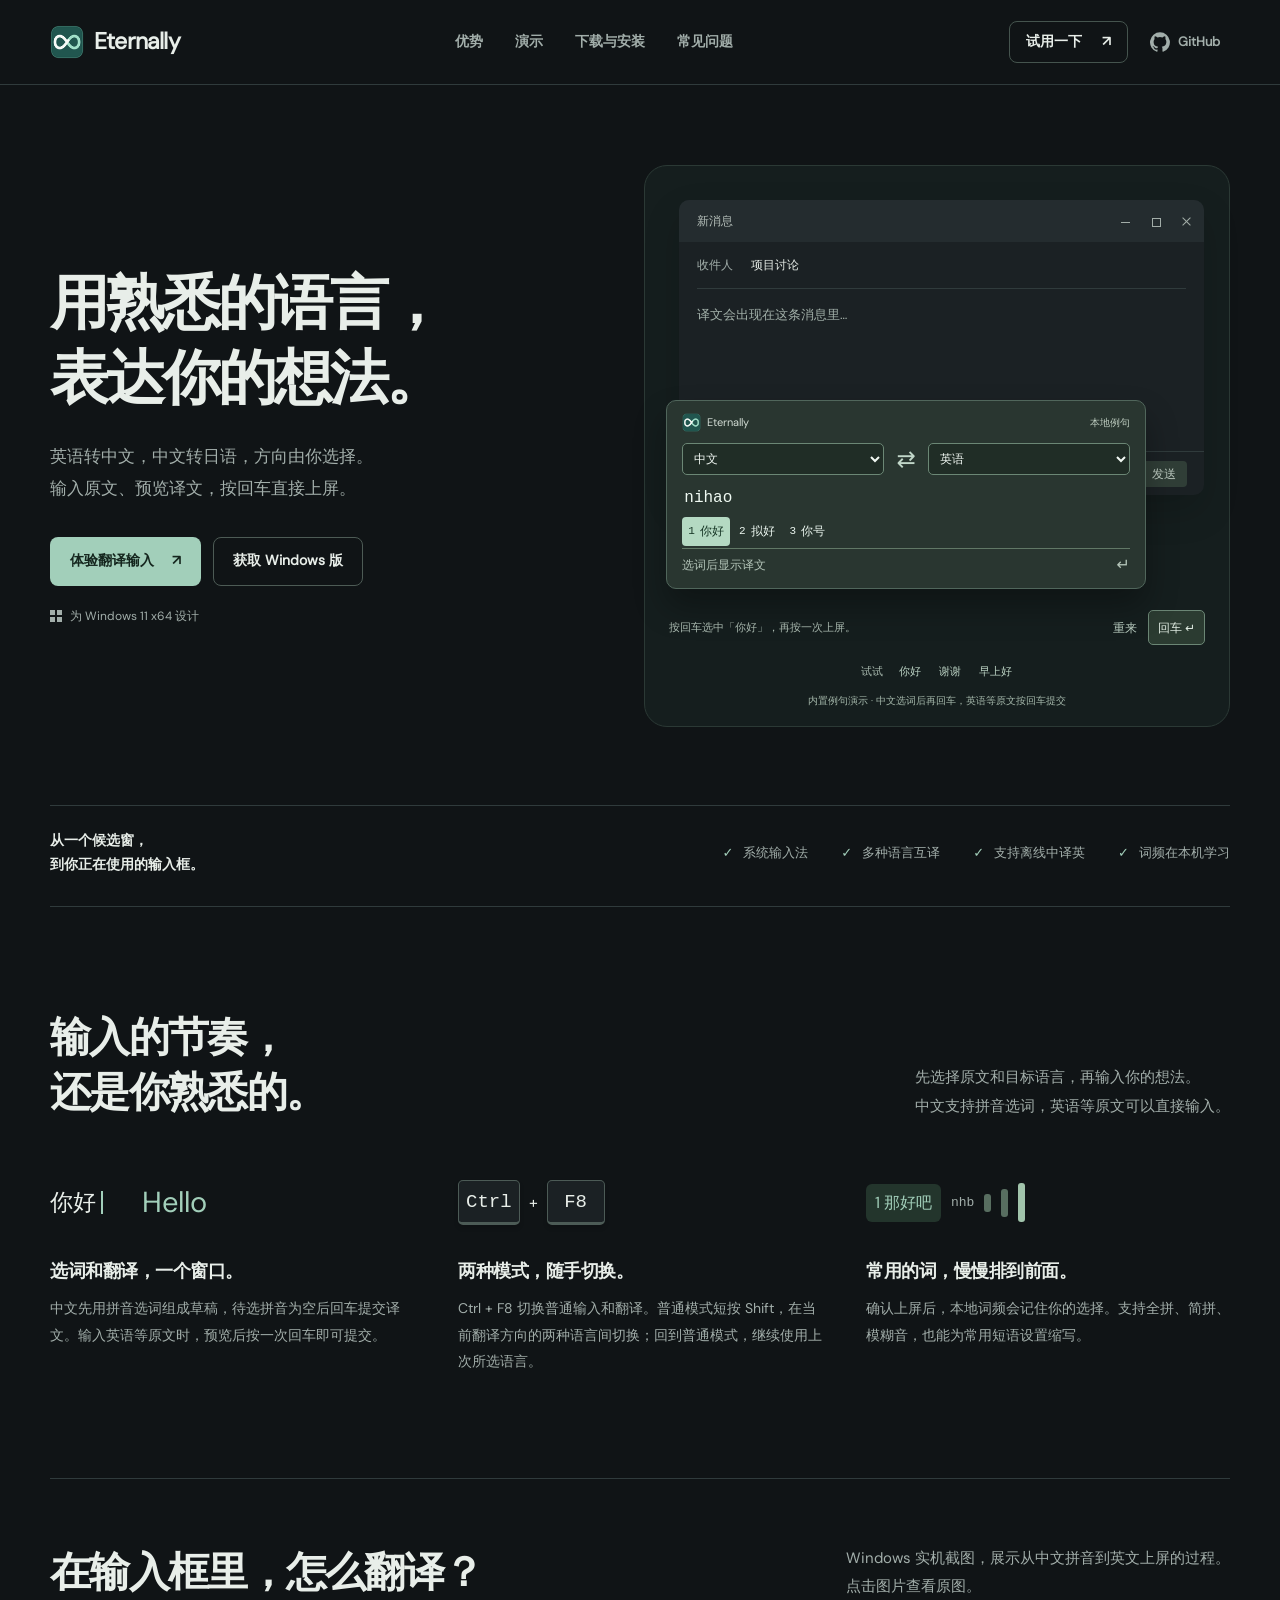
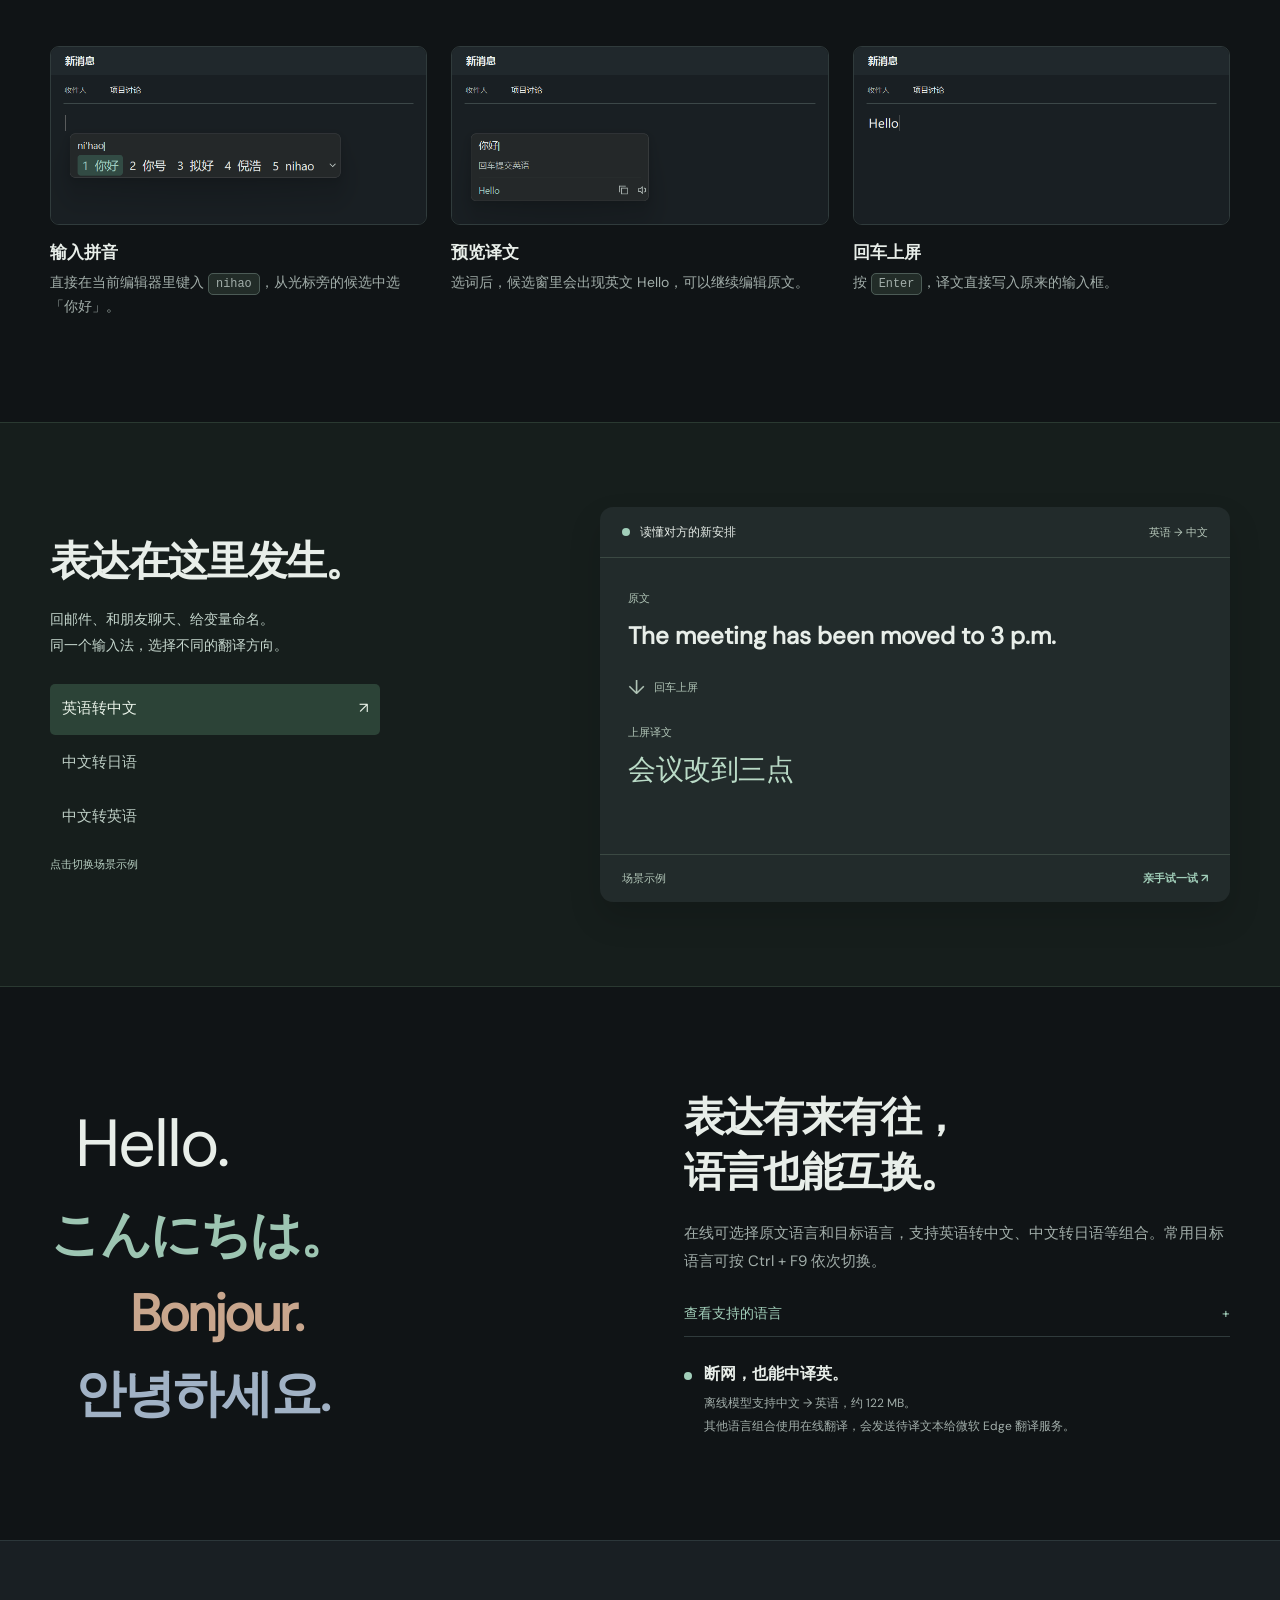
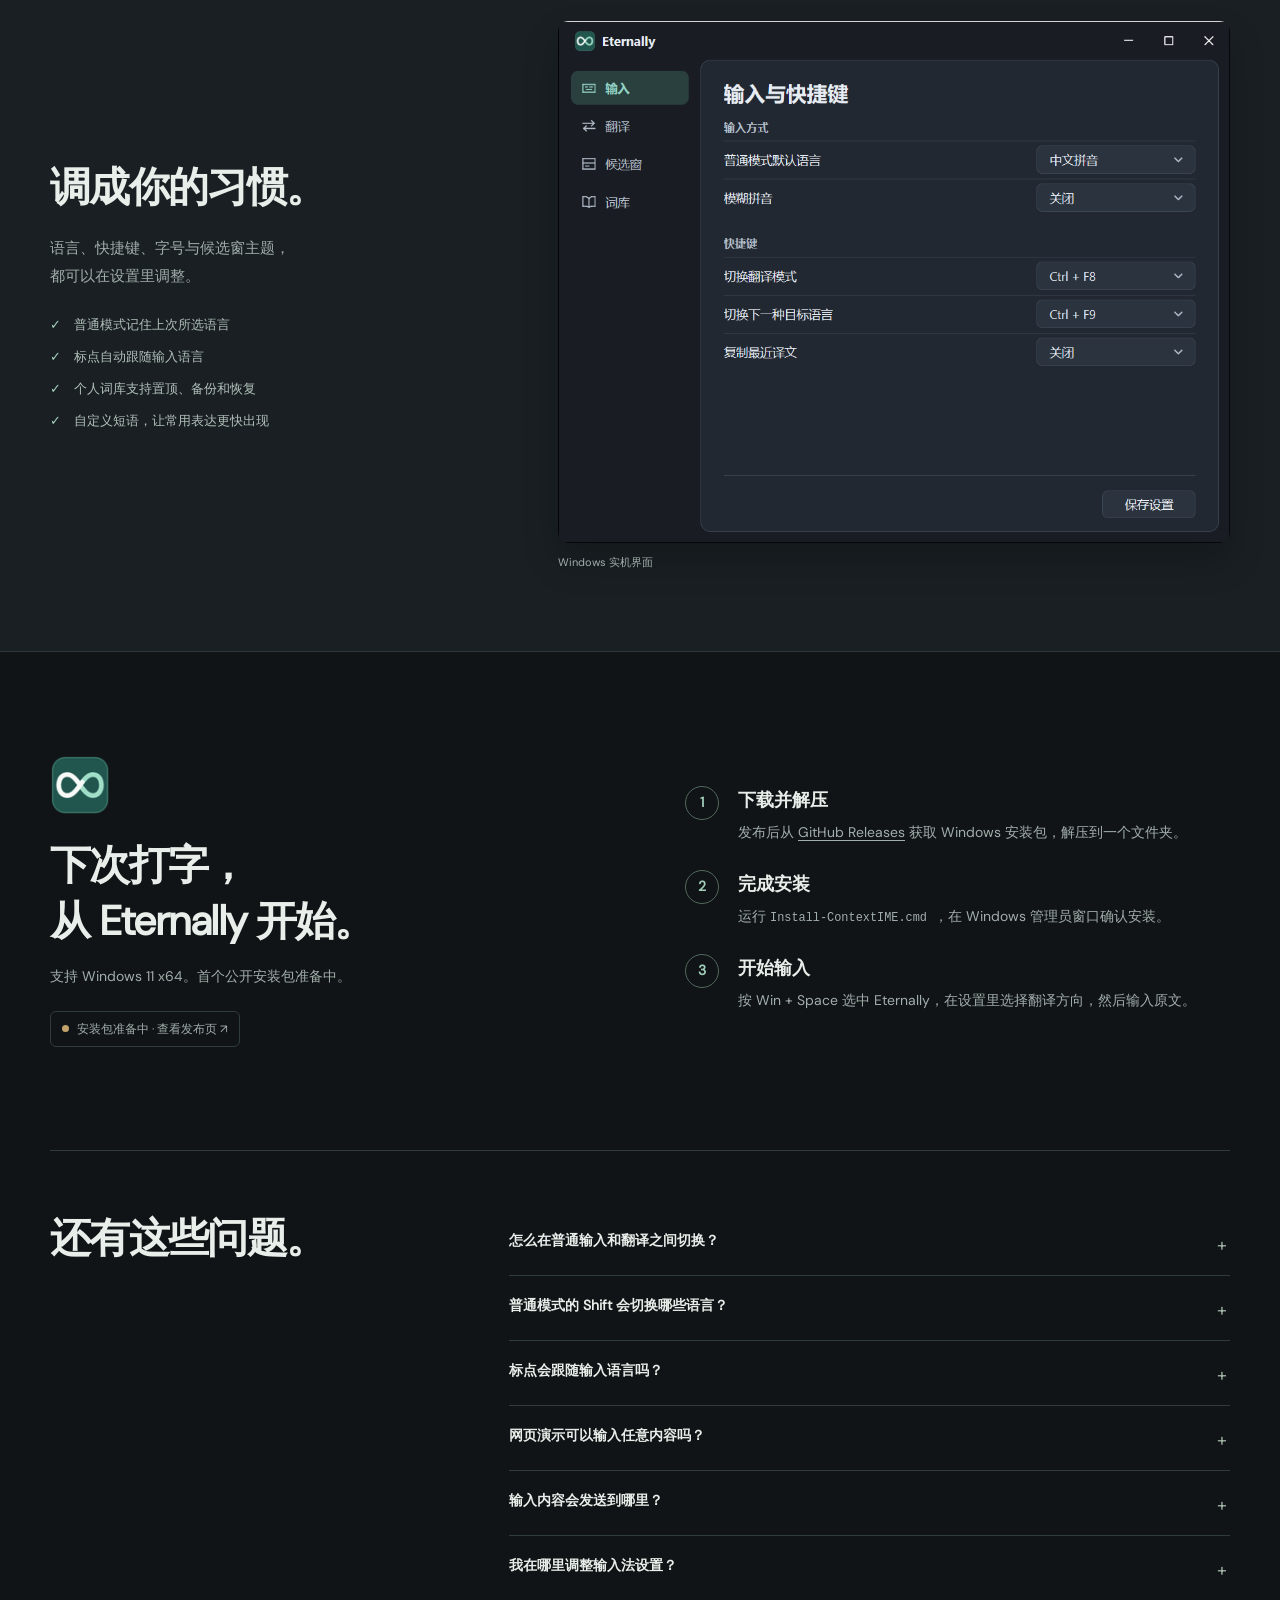
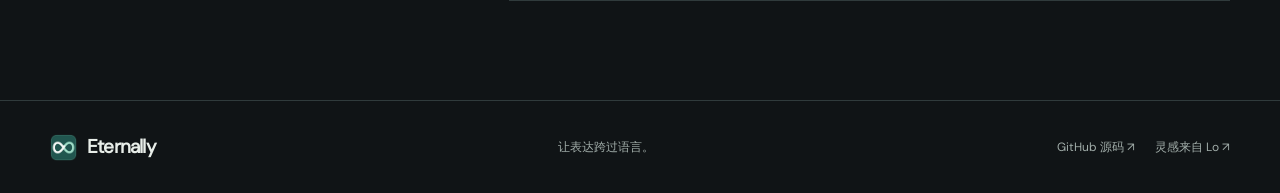
<file: docs/index.html>
<!DOCTYPE html>
<html lang="zh-CN">
 <head>
  <meta charset="utf-8"/>
  <meta content="width=device-width, initial-scale=1" name="viewport"/>
  <meta content="Eternally 是 Windows 11 上的翻译输入法。选择原文和目标语言，在候选窗里预览译文，按回车直接上屏。" name="description"/>
  <meta content="#101416" name="theme-color"/>
  <title>
   Eternally · 让表达跨过语言
  </title>
  <link href="./assets/eternally.png" rel="icon" type="image/png"/>
  <link as="font" crossorigin="" href="./assets/dm-sans.ttf" rel="preload" type="font/ttf"/>
  <link href="./styles.css" rel="stylesheet"/>
  <script defer="" src="./demo.js">
  </script>
 </head>
 <body>
  <a class="skip" href="#main">
   跳到主要内容
  </a>
  <header class="site-header" id="top">
   <div class="wrap header-inner">
    <a aria-label="Eternally 首页" class="brand" href="#top">
     <img alt="" height="34" src="./assets/eternally.png" width="34"/>
     <span translate="no">
      Eternally
     </span>
    </a>
    <nav aria-label="主导航">
     <a href="#features">
      优势
     </a>
     <a href="#screenshots">
      演示
     </a>
     <a href="#install">
      下载与安装
     </a>
     <a href="#faq">
      常见问题
     </a>
    </nav>
    <div class="header-actions">
     <a class="header-try" href="#pinyin">
      试用一下
      <span aria-hidden="true">
       ↗
      </span>
     </a>
     <a aria-label="在 GitHub 查看 Eternally 源码（新标签页）" class="header-github" href="https://github.com/wiptgdxv/Eternally" rel="noopener noreferrer" target="_blank" title="在 GitHub 查看源码">
      <svg aria-hidden="true" focusable="false" height="20" viewBox="0 0 24 24" width="20" fill="currentColor">
       <path d="M12 .3a12 12 0 0 0-3.8 23.38c.6.12.83-.26.83-.57L9 21.07c-3.34.72-4.04-1.61-4.04-1.61-.55-1.39-1.34-1.76-1.34-1.76-1.08-.74.09-.73.09-.73 1.2.09 1.84 1.24 1.84 1.24 1.07 1.83 2.8 1.3 3.49 1 .1-.78.42-1.31.76-1.61-2.67-.3-5.47-1.33-5.47-5.93 0-1.31.47-2.38 1.24-3.22-.14-.3-.54-1.52.1-3.18 0 0 1-.32 3.3 1.23a11.5 11.5 0 0 1 6 0c2.28-1.55 3.29-1.23 3.29-1.23.64 1.66.24 2.88.12 3.18a4.65 4.65 0 0 1 1.23 3.22c0 4.61-2.8 5.63-5.48 5.92.42.36.81 1.1.81 2.22l-.01 3.29c0 .31.2.69.82.57A12 12 0 0 0 12 .3Z"/>
      </svg>
      <span class="github-label" translate="no">GitHub</span>
     </a>
    </div>
   </div>
  </header>
  <main id="main">
   <section aria-labelledby="hero-title" class="hero wrap">
    <div class="hero-copy">
     <h1 id="hero-title">
      用熟悉的语言，
      <br/>
      表达你的想法。
     </h1>
     <p class="hero-description">
      英语转中文，中文转日语，方向由你选择。
      <br class="desktop-break"/>
      输入原文、预览译文，按回车直接上屏。
     </p>
     <div class="hero-actions">
      <a class="button button-primary" href="#pinyin">
       体验翻译输入
       <span aria-hidden="true">
        ↗
       </span>
      </a>
      <a class="button button-secondary" href="#install">
       获取 Windows 版
      </a>
     </div>
     <p class="platform-note">
      <span aria-hidden="true" class="windows-mark">
      </span>
      为 Windows 11 x64 设计
     </p>
    </div>
    <div aria-label="Eternally 交互示例" class="hero-stage" data-demo="" id="demo">
     <div class="message-window">
      <div class="window-bar">
       <span>
        新消息
       </span>
       <div aria-hidden="true" class="window-controls">
        <i>
        </i>
        <i>
        </i>
        <i>
        </i>
       </div>
      </div>
      <div class="message-recipient">
       <span>
        收件人
       </span>
       项目讨论
      </div>
      <div class="message-body">
       <label class="visually-hidden" for="output">
        译文上屏结果
       </label>
       <textarea id="output" name="translation-output" placeholder="译文会出现在这条消息里…" readonly="" rows="3"></textarea>
      </div>
      <div aria-hidden="true" class="message-toolbar">
       <span>
        A
       </span>
       <span>
        +
       </span>
       <span class="message-send">
        发送
       </span>
      </div>
     </div>
     <div class="ime">
      <div class="ime-header">
       <span class="ime-brand">
        <img alt="" height="19" src="./assets/eternally.png" width="19"/>
        Eternally
       </span>
       <span class="demo-sample-label">
        本地例句
       </span>
      </div>
      <div aria-label="选择翻译方向" class="translation-pair" role="group">
       <label class="pair-field">
        <span class="visually-hidden">
         原文语言
        </span>
        <select aria-label="原文语言" autocomplete="off" id="source-language" name="source-language">
         <option selected="" value="zh">
          中文
         </option>
         <option value="en">
          英语
         </option>
         <option value="ja">
          日语
         </option>
         <option value="fr">
          法语
         </option>
        </select>
       </label>
       <button aria-label="交换原文和目标语言" class="pair-swap" data-swap="" title="交换语言" type="button">
        <span aria-hidden="true">
         ⇄
        </span>
       </button>
       <label class="pair-field">
        <span class="visually-hidden">
         目标语言
        </span>
        <select aria-label="目标语言" autocomplete="off" id="target-language" name="target-language">
         <option value="zh">
          中文
         </option>
         <option selected="" value="en">
          英语
         </option>
         <option value="ja">
          日语
         </option>
         <option value="fr">
          法语
         </option>
        </select>
       </label>
      </div>
      <div class="ime-composition">
       <span class="draft" data-draft="">
       </span>
       <label class="visually-hidden" for="pinyin">
        输入原文或拼音
       </label>
       <input aria-describedby="demo-status" aria-label="输入原文或拼音" autocapitalize="none" autocomplete="off" id="pinyin" maxlength="160" name="pinyin" placeholder="输入拼音，例如 nihao…" spellcheck="false" value="nihao"/>
      </div>
      <div aria-label="候选词" class="candidates" data-candidates="" role="group">
      </div>
      <div class="translation-line">
       <span aria-live="polite" class="translation" data-preview="">
        选词后显示译文
       </span>
       <span aria-hidden="true">
        ↵
       </span>
      </div>
     </div>
     <div class="demo-bottom">
      <p data-demo-status="" id="demo-status" role="status">
       第一次回车选词，再按回车上屏。
      </p>
      <div class="demo-actions">
       <button class="demo-reset" data-reset="" type="button">
        重来
       </button>
       <button class="demo-enter" data-advance="" type="button">
        回车
        <span aria-hidden="true">
         ↵
        </span>
       </button>
      </div>
     </div>
     <div aria-label="选择体验例句" class="example-picker" role="group">
      <span>
       试试
      </span>
      <button data-example="nihao" type="button">
       你好
      </button>
      <button data-example="xiexie" type="button">
       谢谢
      </button>
      <button data-example="zaoshanghao" type="button">
       早上好
      </button>
     </div>
     <p class="demo-scope">
      内置例句演示 · 中文选词后再回车，英语等原文按回车提交
     </p>
     <noscript>
      <p>
       开启 JavaScript 后，可以体验内置例句。
      </p>
     </noscript>
    </div>
   </section>
   <div class="product-strip wrap">
    <p>
     从一个候选窗，
     <br/>
     到你正在使用的输入框。
    </p>
    <ul>
     <li>
      系统输入法
     </li>
     <li>
      多种语言互译
     </li>
     <li>
      支持离线中译英
     </li>
     <li>
      词频在本机学习
     </li>
    </ul>
   </div>
   <section aria-labelledby="features-title" class="features wrap section" id="features">
    <div class="section-heading">
     <h2 id="features-title">
      输入的节奏，
      <br/>
      还是你熟悉的。
     </h2>
     <p>
      先选择原文和目标语言，再输入你的想法。
      <br/>
      中文支持拼音选词，英语等原文可以直接输入。
     </p>
    </div>
    <div class="feature-columns">
     <article>
      <div aria-hidden="true" class="mini-composition">
       <span>
        你好
       </span>
       <span class="mini-caret">
       </span>
       <span class="mini-result">
        Hello
       </span>
      </div>
      <h3>
       选词和翻译，一个窗口。
      </h3>
      <p>
       中文先用拼音选词组成草稿，待选拼音为空后回车提交译文。输入英语等原文时，预览后按一次回车即可提交。
      </p>
     </article>
     <article>
      <div aria-hidden="true" class="mini-shortcut">
       <kbd>
        Ctrl
       </kbd>
       <span>
        +
       </span>
       <kbd>
        F8
       </kbd>
      </div>
      <h3>
       两种模式，随手切换。
      </h3>
      <p>
       Ctrl + F8 切换普通输入和翻译。普通模式短按 Shift，在当前翻译方向的两种语言间切换；回到普通模式，继续使用上次所选语言。
      </p>
     </article>
     <article>
      <div aria-hidden="true" class="mini-frequency">
       <span>
        1  那好吧
       </span>
       <span>
        nhb
       </span>
       <i>
       </i>
       <i>
       </i>
       <i>
       </i>
      </div>
      <h3>
       常用的词，慢慢排到前面。
      </h3>
      <p>
       确认上屏后，本地词频会记住你的选择。支持全拼、简拼、模糊音，也能为常用短语设置缩写。
      </p>
     </article>
    </div>
   </section>
   <section aria-labelledby="screenshots-title" class="usage-section wrap section" id="screenshots">
    <div class="section-heading">
     <h2 id="screenshots-title">在输入框里，怎么翻译？</h2>
     <p>Windows 实机截图，展示从中文拼音到英文上屏的过程。<br/>点击图片查看原图。</p>
    </div>
    <div class="usage-steps">
     <figure>
      <a class="usage-image" href="./assets/ime-use-candidates.png">
       <img src="./assets/ime-use-candidates.png" width="720" height="340" loading="lazy" alt="在 Windows 编辑器里键入 nihao，光标旁显示你好等中文候选"/>
      </a>
      <figcaption>
       <h3>输入拼音</h3>
       <p>直接在当前编辑器里键入 <kbd>nihao</kbd>，从光标旁的候选中选「你好」。</p>
      </figcaption>
     </figure>
     <figure>
      <a class="usage-image" href="./assets/ime-use-translation.png">
       <img src="./assets/ime-use-translation.png" width="720" height="340" loading="lazy" alt="Eternally 候选窗显示原文你好及英文译文 Hello，编辑器尚未写入"/>
      </a>
      <figcaption>
       <h3>预览译文</h3>
       <p>选词后，候选窗里会出现英文 <span lang="en">Hello</span>，可以继续编辑原文。</p>
      </figcaption>
     </figure>
     <figure>
      <a class="usage-image" href="./assets/ime-use-committed.png">
       <img src="./assets/ime-use-committed.png" width="720" height="340" loading="lazy" alt="按回车后 Hello 已写入原编辑器，候选窗收起"/>
      </a>
      <figcaption>
       <h3>回车上屏</h3>
       <p>按 <kbd>Enter</kbd>，译文直接写入原来的输入框。</p>
      </figcaption>
     </figure>
    </div>
   </section>
   <section aria-labelledby="showcase-title" class="showcase-section" id="showcase">
    <div class="wrap showcase-layout">
     <div class="showcase-copy">
      <h2 id="showcase-title">
       表达在这里发生。
      </h2>
      <p>
       回邮件、和朋友聊天、给变量命名。
       <br/>
       同一个输入法，选择不同的翻译方向。
      </p>
      <div aria-label="切换使用场景" class="scenario-picker" role="group">
       <button aria-pressed="true" data-scenario="mail" type="button">
        <span>
         英语转中文
        </span>
        <span aria-hidden="true">
         ↗
        </span>
       </button>
       <button aria-pressed="false" data-scenario="chat" type="button">
        <span>
         中文转日语
        </span>
        <span aria-hidden="true">
         ↗
        </span>
       </button>
       <button aria-pressed="false" data-scenario="code" type="button">
        <span>
         中文转英语
        </span>
        <span aria-hidden="true">
         ↗
        </span>
       </button>
      </div>
      <p class="scenario-note">
       点击切换场景示例
      </p>
     </div>
     <div class="scenario-window" data-scenario="mail" data-scenario-preview="">
      <div class="scenario-bar">
       <span aria-hidden="true" class="scenario-indicator">
       </span>
       <span data-scenario-title="">
        读懂对方的新安排
       </span>
       <span data-scenario-direction="">
        英语 → 中文
       </span>
      </div>
      <div class="scenario-content">
       <span class="scenario-label">
        原文
       </span>
       <p class="scenario-source" data-scenario-source="">
        The meeting has been moved to 3 p.m.
       </p>
       <div class="scenario-divider">
        <span aria-hidden="true">
         ↓
        </span>
        <span>
         回车上屏
        </span>
       </div>
       <span class="scenario-label">
        上屏译文
       </span>
       <p aria-live="polite" class="scenario-result" data-scenario-result="" lang="zh">
        会议改到三点
       </p>
      </div>
      <div class="scenario-footer">
       <span>
        场景示例
       </span>
       <a href="#pinyin">
        亲手试一试
        <span aria-hidden="true">
         ↗
        </span>
       </a>
      </div>
     </div>
    </div>
   </section>
   <section aria-labelledby="languages-title" class="languages wrap section">
    <div aria-hidden="true" class="language-art">
     <span class="hello-en" lang="en">
      Hello.
     </span>
     <span class="hello-ja" lang="ja">
      こんにちは。
     </span>
     <span class="hello-fr" lang="fr">
      Bonjour.
     </span>
     <span class="hello-ko" lang="ko">
      안녕하세요.
     </span>
    </div>
    <div class="language-copy">
     <h2 id="languages-title">
      表达有来有往，
      <br/>
      语言也能互换。
     </h2>
     <p>
      在线可选择原文语言和目标语言，支持英语转中文、中文转日语等组合。常用目标语言可按 Ctrl + F9 依次切换。
     </p>
     <details class="all-languages">
      <summary>
       查看支持的语言
       <span aria-hidden="true">
        +
       </span>
      </summary>
      <ul>
       <li>
        中文（简体）
       </li>
       <li>
        英语
       </li>
       <li>
        英式英语
       </li>
       <li>
        日语
       </li>
       <li>
        韩语
       </li>
       <li>
        法语
       </li>
       <li>
        德语
       </li>
       <li>
        西班牙语
       </li>
       <li>
        意大利语
       </li>
       <li>
        葡萄牙语（巴西）
       </li>
       <li>
        葡萄牙语（葡萄牙）
       </li>
       <li>
        俄语
       </li>
       <li>
        阿拉伯语
       </li>
       <li>
        印地语
       </li>
       <li>
        泰语
       </li>
       <li>
        越南语
       </li>
       <li>
        印尼语
       </li>
       <li>
        荷兰语
       </li>
       <li>
        波兰语
       </li>
       <li>
        土耳其语
       </li>
       <li>
        瑞典语
       </li>
       <li>
        乌克兰语
       </li>
      </ul>
     </details>
     <div class="offline-note">
      <span aria-hidden="true" class="offline-dot">
      </span>
      <div>
       <h3>
        断网，也能中译英。
       </h3>
       <p>
        离线模型支持中文 → 英语，约 122 MB。
        <br/>
        其他语言组合使用在线翻译，会发送待译文本给微软 Edge 翻译服务。
       </p>
      </div>
     </div>
    </div>
   </section>
   <section aria-labelledby="settings-title" class="settings-section">
    <div class="wrap settings-layout">
     <div class="settings-copy">
      <h2 id="settings-title">
       调成你的习惯。
      </h2>
      <p>
       语言、快捷键、字号与候选窗主题，
       <br/>
       都可以在设置里调整。
      </p>
      <ul>
       <li>
        普通模式记住上次所选语言
       </li>
       <li>
        标点自动跟随输入语言
       </li>
       <li>
        个人词库支持置顶、备份和恢复
       </li>
       <li>
        自定义短语，让常用表达更快出现
       </li>
      </ul>
     </div>
     <figure class="settings-image">
      <img alt="Eternally 的 Windows 深色设置窗口，左侧为输入、翻译、候选窗和词库导航" height="755" loading="lazy" src="./assets/windows-settings-dark.png" width="972"/>
      <figcaption>
       Windows 实机界面
      </figcaption>
     </figure>
    </div>
   </section>
   <section aria-labelledby="install-title" class="install wrap section" id="install">
    <div class="download-intro">
     <img alt="" height="60" src="./assets/eternally.png" width="60"/>
     <h2 id="install-title">
      下次打字，
      <br/>
      从 Eternally 开始。
     </h2>
     <p>
      支持 Windows 11 x64。首个公开安装包准备中。
     </p>
     <a class="release-status" href="https://github.com/wiptgdxv/Eternally/releases" rel="noopener noreferrer" target="_blank">
      <span aria-hidden="true">
      </span>
      安装包准备中 · 查看发布页 ↗
     </a>
    </div>
    <ol class="install-steps">
     <li>
      <h3>
       下载并解压
      </h3>
      <p>
       发布后从 <a class="inline-link" href="https://github.com/wiptgdxv/Eternally/releases" rel="noopener noreferrer" target="_blank">GitHub Releases</a> 获取 Windows 安装包，解压到一个文件夹。
      </p>
     </li>
     <li>
      <h3>
       完成安装
      </h3>
      <p>
       运行
       <code>
        Install-ContextIME.cmd
       </code>
       ，在 Windows 管理员窗口确认安装。
      </p>
     </li>
     <li>
      <h3>
       开始输入
      </h3>
      <p>
       按 Win + Space 选中 Eternally，在设置里选择翻译方向，然后输入原文。
      </p>
     </li>
    </ol>
   </section>
   <section aria-labelledby="faq-title" class="faq wrap" id="faq">
    <h2 id="faq-title">
     还有这些问题。
    </h2>
    <div class="faq-list">
     <details>
      <summary>
       怎么在普通输入和翻译之间切换？
      </summary>
      <p>
       默认按 Ctrl + F8。普通模式直接输入，翻译模式预览后提交译文。中文、日语先组字选词；英语等直接输入原文，按回车提交译文。Shift 仅在普通模式下切换输入语言，不切换翻译模式。
      </p>
     </details>
     <details>
      <summary>
       普通模式的 Shift 会切换哪些语言？
      </summary>
      <p>
       使用当前翻译方向的原文语言和目标语言。例如「中文 → 日语」切换中文／日语，「英语 → 日语」切换英语／日语。原文选自动检测时，以英语和目标语言作为切换项。
      </p>
      <p>
       中文支持拼音选词，日语支持罗马字转平假名、片假名；系统安装日语转换支持时，还可提供汉字候选。拉丁字母语言直接输入，其他复杂文字可粘贴到翻译草稿。
      </p>
     </details>
     <details>
      <summary>
       标点会跟随输入语言吗？
      </summary>
      <p>
       普通模式跟随当前输入语言，翻译模式跟随原文语言。英语使用英文符号，中文使用「，。」，日语使用「、。」和日语引号。网址、邮箱及原样输入的代码保留原符号。
      </p>
     </details>
     <details>
      <summary>
       网页演示可以输入任意内容吗？
      </summary>
      <p>
       网页使用本地内置例句，可选择中文、英语、日语和法语并交换方向。试试 nihao、Hello 或 Thank you，完整在线翻译在 Windows 应用中使用。
      </p>
     </details>
     <details>
      <summary>
       输入内容会发送到哪里？
      </summary>
      <p>
       在线翻译将待译草稿发送给微软 Edge 翻译服务。本地词频记录保存在电脑上。离线模型当前只支持中文译为英语，在线回退由设置中的开关控制。
      </p>
     </details>
     <details>
      <summary>
       我在哪里调整输入法设置？
      </summary>
      <p>
       右键通知区域的 Eternally 图标，打开「Eternally 设置」，即可修改语言、快捷键、候选窗样式及个人词库。
      </p>
     </details>
    </div>
   </section>
  </main>
  <footer class="site-footer">
   <div class="wrap footer-inner">
    <a class="brand" href="#top">
     <img alt="" height="27" src="./assets/eternally.png" width="27"/>
     <span translate="no">
      Eternally
     </span>
    </a>
    <span>
     让表达跨过语言。
    </span>
    <div class="footer-links">
     <a href="https://github.com/wiptgdxv/Eternally" rel="noopener noreferrer" target="_blank">
      GitHub 源码 <span aria-hidden="true">↗</span>
     </a>
     <a href="https://chengjinxi.com/project/lo">
      灵感来自 Lo
      <span aria-hidden="true">
       ↗
      </span>
     </a>
    </div>
   </div>
  </footer>
 </body>
</html>
</file>
<file: docs/styles.css>
@font-face {
  font-family: "DM Sans";
  src: url("./assets/dm-sans.ttf") format("truetype");
  font-style: normal;
  font-weight: 400;
  font-display: swap;
}

:root {
  color-scheme: dark;
  --background: #101416;
  --surface: #1b2124;
  --raised: #252d30;
  --stage: #151e1e;
  --section: #161e1c;
  --ink: #e8eee9;
  --muted: #a2aeaa;
  --line: #303b3c;
  --green: #a2cfba;
  --green-hover: #bbdfcb;
  --green-light: #23352c;
  --button-ink: #14251d;
  --sans: "DM Sans", "Segoe UI", "Microsoft YaHei UI", "PingFang SC", system-ui, sans-serif;
  --mono: "Cascadia Code", Consolas, monospace;
}

*,
*::before,
*::after {
  box-sizing: border-box;
}

html {
  scroll-behavior: smooth;
  scroll-padding-top: 100px;
}

body {
  margin: 0;
  background: var(--background);
  color: var(--ink);
  font: 16px/1.7 var(--sans);
  -webkit-font-smoothing: antialiased;
}

button,
input,
textarea {
  font: inherit;
}

button,
a,
summary {
  -webkit-tap-highlight-color: transparent;
  touch-action: manipulation;
}

button,
summary {
  cursor: pointer;
}

button:disabled {
  cursor: default;
}

button,
input,
textarea {
  color: inherit;
}

a {
  color: inherit;
  text-decoration: none;
}

img {
  display: block;
  max-width: 100%;
}

h1,
h2,
h3,
p,
figure {
  margin: 0;
}

h1,
h2,
h3 {
  line-height: 1.25;
  text-wrap: balance;
}

:focus-visible {
  outline: 3px solid var(--green);
  outline-offset: 4px;
}

.wrap {
  width: min(1180px, calc(100% - 96px));
  margin-inline: auto;
}

.visually-hidden {
  position: absolute;
  width: 1px;
  height: 1px;
  padding: 0;
  overflow: hidden;
  white-space: nowrap;
  clip-path: inset(50%);
}

.skip {
  position: fixed;
  top: 8px;
  left: 8px;
  z-index: 10;
  padding: 10px 20px;
  background: var(--raised);
  transform: translateY(-150%);
}

.skip:focus {
  transform: none;
}

.site-header {
  position: sticky;
  top: 0;
  z-index: 3;
  background: var(--background);
  border-bottom: 1px solid var(--line);
}

.header-inner {
  min-height: 84px;
  display: flex;
  justify-content: space-between;
  align-items: center;
  gap: 28px;
}

.brand {
  display: inline-flex;
  align-items: center;
  flex-shrink: 0;
  gap: 10px;
  font-size: 23px;
  font-weight: 750;
  letter-spacing: -.8px;
}

nav {
  display: flex;
  align-items: center;
  gap: 32px;
}

nav a {
  display: flex;
  align-items: center;
  min-height: 44px;
  color: var(--muted);
  font-size: 14px;
  font-weight: 600;
}

nav a:hover {
  color: var(--green);
}

.header-try {
  display: inline-flex;
  align-items: center;
  gap: 20px;
  min-height: 42px;
  padding: 6px 16px;
  border: 1px solid #45544e;
  border-radius: 8px;
  font-size: 14px;
  font-weight: 650;
}

.header-try:hover {
  background: var(--green-light);
}

.header-actions {
  display: flex;
  align-items: center;
  flex-shrink: 0;
  gap: 12px;
}

.header-github {
  display: inline-flex;
  align-items: center;
  justify-content: center;
  gap: 8px;
  min-width: 44px;
  min-height: 44px;
  padding: 8px 10px;
  border-radius: 7px;
  color: var(--muted);
  font-size: 13px;
  font-weight: 600;
}

.header-github svg {
  flex-shrink: 0;
}

.header-github:hover {
  background: var(--raised);
  color: var(--ink);
}

.inline-link {
  text-decoration: underline;
  text-underline-offset: 3px;
}

.inline-link:hover {
  color: var(--green);
}

.hero {
  display: grid;
  grid-template-columns: 1fr 1.08fr;
  align-items: center;
  gap: 52px;
  padding-block: 80px 78px;
}

.hero h1 {
  font-size: clamp(44px, 4.6vw, 66px);
  line-height: 1.27;
  letter-spacing: -3px;
  font-weight: 750;
}

.hero-description {
  margin-top: 24px;
  max-width: 30em;
  color: var(--muted);
  font-size: 17px;
  line-height: 1.9;
}

.hero-actions {
  display: flex;
  flex-wrap: wrap;
  gap: 12px;
  margin-top: 32px;
}

.button {
  display: inline-flex;
  align-items: center;
  justify-content: center;
  gap: 18px;
  min-height: 49px;
  padding: 10px 19px;
  border: 1px solid transparent;
  border-radius: 8px;
  font-size: 14px;
  font-weight: 650;
}

.button-primary {
  background: var(--green);
  color: var(--button-ink);
}

.button-primary:hover {
  background: var(--green-hover);
}

.button-secondary {
  border-color: #4d5b55;
  background: transparent;
}

.button-secondary:hover {
  background: var(--green-light);
}

.platform-note {
  display: flex;
  align-items: center;
  gap: 8px;
  margin-top: 20px;
  color: var(--muted);
  font-size: 12px;
}

.windows-mark {
  display: inline-block;
  width: 12px;
  height: 12px;
  background:
    linear-gradient(90deg, transparent 44%, var(--background) 44% 56%, transparent 56%),
    linear-gradient(transparent 44%, var(--background) 44% 56%, transparent 56%),
    currentColor;
}

.hero-stage {
  min-width: 0;
  padding: 34px 0 17px;
  background: var(--stage);
  border: 1px solid #2b3935;
  border-radius: 23px;
}

.message-window {
  margin: 0 25px 0 34px;
  background: var(--surface);
  border-radius: 10px;
  box-shadow: 0 16px 36px #00000026;
  overflow: hidden;
}

.window-bar {
  display: flex;
  justify-content: space-between;
  align-items: center;
  min-height: 42px;
  padding-inline: 18px 12px;
  background: #242c2f;
  color: #b5bfba;
  font-size: 12px;
}

.window-controls {
  display: flex;
  gap: 20px;
  color: #a2ada8;
}

.window-controls i {
  position: relative;
  width: 11px;
  height: 11px;
}

.window-controls i:first-child::before {
  position: absolute;
  top: 6px;
  width: 9px;
  border-top: 1px solid;
  content: "";
}

.window-controls i:nth-child(2) {
  border: 1px solid;
  width: 9px;
  height: 9px;
  margin-top: 2px;
}

.window-controls i:last-child::before,
.window-controls i:last-child::after {
  position: absolute;
  top: 5px;
  width: 11px;
  border-top: 1px solid;
  content: "";
}

.window-controls i:last-child::before {
  transform: rotate(45deg);
}

.window-controls i:last-child::after {
  transform: rotate(-45deg);
}

.message-recipient {
  display: flex;
  gap: 18px;
  margin-inline: 18px;
  padding-block: 13px;
  border-bottom: 1px solid var(--line);
  font-size: 12px;
}

.message-recipient span {
  color: var(--muted);
}

.message-body {
  padding: 15px 18px 50px;
}

#output {
  display: block;
  resize: none;
  width: 100%;
  min-height: 76px;
  padding: 0;
  border: 0;
  background: var(--surface);
  color: var(--ink);
  font-size: 19px;
  line-height: 1.7;
}

#output::placeholder {
  color: #a2b0a9;
  font-size: 13px;
}

.message-toolbar {
  display: flex;
  align-items: center;
  gap: 16px;
  min-height: 44px;
  padding: 8px 17px;
  border-top: 1px solid var(--line);
  color: #a2ada7;
  font-size: 12px;
}

.message-send {
  margin-left: auto;
  padding: 3px 11px;
  background: #303e37;
  border-radius: 4px;
  color: #c0cec4;
}

.ime {
  position: relative;
  width: calc(100% - 104px);
  margin: -95px 66px 0 21px;
  padding: 12px 15px 8px;
  border-radius: 10px;
  border: 1px solid #50665b;
  background: #293630;
  color: #edf5ef;
  box-shadow: 0 18px 32px #0000004d;
}

.ime :focus-visible {
  outline-color: #a6dbc2;
}

.ime-header,
.ime-brand {
  display: flex;
  align-items: center;
}

.ime-header {
  justify-content: space-between;
  gap: 8px;
  margin-bottom: 8px;
}

.ime-brand {
  gap: 6px;
  font-size: 11px;
  color: #d1dbd3;
}

.demo-sample-label {
  color: #bdccbf;
  font-size: 10px;
}

.translation-pair {
  display: grid;
  grid-template-columns: minmax(0, 1fr) 32px minmax(0, 1fr);
  align-items: center;
  gap: 6px;
  margin-block: 11px 7px;
}

.pair-field {
  min-width: 0;
}

.pair-field select {
  width: 100%;
  min-width: 0;
  min-height: 32px;
  padding: 4px 7px;
  border: 1px solid #6b8775;
  border-radius: 5px;
  background: #202d26;
  color: #f1f8f3;
  color-scheme: dark;
  font: inherit;
  font-size: 12px;
  cursor: pointer;
}

.pair-swap {
  display: grid;
  place-items: center;
  min-height: 32px;
  padding: 0;
  border: 0;
  border-radius: 5px;
  background: transparent;
  color: #c1d7c9;
  font-size: 23px;
  line-height: 1;
}

.pair-swap:hover {
  background: #3e5447;
  color: #fff;
}

.ime-composition {
  display: flex;
  align-items: center;
  min-width: 0;
  gap: 7px;
  min-height: 32px;
}

.draft {
  flex-shrink: 0;
  font-size: 16px;
}

.draft:empty {
  display: none;
}

#pinyin {
  width: 100%;
  min-width: 0;
  min-height: 31px;
  padding: 0 2px;
  border: 0;
  border-radius: 3px;
  background: transparent;
  color: #eff9f2;
  font-family: var(--mono);
  font-size: 16px;
  caret-color: #b2e1c8;
}

#pinyin::placeholder {
  color: #b4c5b9;
  font-size: 12px;
}

#pinyin:focus-visible {
  outline-width: 1px;
  outline-offset: 2px;
}

[data-source]:not([data-source="zh"]) #pinyin {
  font-family: var(--sans);
  font-size: 15px;
}

.candidates {
  display: flex;
  align-items: center;
  flex-wrap: wrap;
  gap: 3px;
  min-height: 34px;
  padding-block: 2px;
}

.candidate {
  display: inline-flex;
  align-items: center;
  gap: 5px;
  min-height: 29px;
  padding: 3px 6px;
  border: 0;
  border-radius: 4px;
  background: transparent;
  color: #eaf5ee;
  font-size: 12px;
}

.candidate[data-selected="true"] {
  background: #b4d9c2;
  color: #163525;
}

.candidate:hover {
  background: #405c49;
  color: #fff;
}

.candidate kbd {
  padding: 0;
  border: 0;
  background: transparent;
  font-size: 11px;
  color: inherit;
}

.demo-empty {
  color: #b4c5b9;
  font-size: 12px;
}

.translation-line {
  display: flex;
  justify-content: space-between;
  gap: 10px;
  align-items: center;
  min-height: 32px;
  border-top: 1px solid #617866;
  color: #b4c5b9;
}

.translation {
  overflow-wrap: anywhere;
  color: #c8eed4;
  font-size: 15px;
}

[data-stage="compose"] .translation,
[data-stage="submitted"] .translation {
  color: #b4c5b9;
  font-size: 12px;
}

.demo-bottom {
  display: flex;
  justify-content: space-between;
  align-items: center;
  gap: 10px;
  margin-top: 21px;
  padding-inline: 24px;
}

.demo-bottom p {
  max-width: 28em;
  color: #acbcb2;
  font-size: 11px;
}

.demo-actions {
  display: flex;
  align-items: center;
  flex-shrink: 0;
  gap: 2px;
}

.demo-reset,
.demo-enter {
  min-height: 35px;
  padding: 4px 9px;
  border: 0;
  border-radius: 5px;
  background: transparent;
  color: #b9ccc0;
  font-size: 12px;
}

.demo-reset:hover {
  background: #2b3b31;
}

.demo-enter {
  border: 1px solid #6b8675;
  background: #2b3b31;
  color: #e2eee4;
}

.demo-enter:hover {
  background: #354c3d;
}

.demo-enter:disabled {
  border-color: #364a3c;
  background: #1c2921;
  color: #a1b2a7;
}

.example-picker {
  display: flex;
  flex-wrap: wrap;
  align-items: center;
  justify-content: center;
  gap: 14px;
  padding-top: 10px;
  color: #a8b9ae;
  font-size: 11px;
}

.example-picker button {
  min-height: 32px;
  padding: 2px;
  border: 0;
  background: transparent;
  color: #bdd4c5;
  font-size: 11px;
}

.example-picker button:hover {
  text-decoration: underline;
  text-underline-offset: 4px;
}

.demo-scope {
  margin-top: 5px;
  padding-inline: 18px;
  color: #a4b7aa;
  font-size: 10px;
  text-align: center;
  line-height: 1.7;
}

.product-strip {
  display: flex;
  justify-content: space-between;
  gap: 30px;
  padding-block: 23px 29px;
  border-block: 1px solid var(--line);
}

.product-strip p {
  font-size: 14px;
  font-weight: 600;
  line-height: 1.7;
}

.product-strip ul {
  display: flex;
  flex-wrap: wrap;
  justify-content: flex-end;
  align-items: center;
  gap: 18px 33px;
  margin: 0;
  padding: 0;
  list-style: none;
  color: var(--muted);
  font-size: 13px;
}

.product-strip li::before {
  content: "✓";
  margin-right: 7px;
  color: var(--green);
}

.section {
  padding-block: 103px;
}

.section-heading {
  display: flex;
  align-items: end;
  justify-content: space-between;
  gap: 35px;
  margin-bottom: 45px;
}

h2 {
  font-size: clamp(32px, 3.2vw, 44px);
  font-weight: 700;
  line-height: 1.35;
  letter-spacing: -1.7px;
}

.section-heading > p {
  color: var(--muted);
  line-height: 1.9;
  font-size: 15px;
}

.feature-columns {
  display: grid;
  grid-template-columns: repeat(3, minmax(0, 1fr));
  gap: 44px;
}

.feature-columns h3 {
  margin-top: 20px;
  font-size: 18px;
  letter-spacing: -.5px;
}

.feature-columns p {
  margin-top: 12px;
  color: var(--muted);
  line-height: 1.9;
  font-size: 14px;
}

.mini-composition,
.mini-shortcut,
.mini-frequency {
  display: flex;
  align-items: center;
  min-height: 75px;
}

.mini-composition {
  gap: 5px;
  font-size: 23px;
}

.mini-caret {
  width: 2px;
  height: 23px;
  background: var(--green);
}

.mini-result {
  padding-left: 34px;
  color: var(--green);
  font-size: 29px;
}

kbd {
  padding: 3px 7px;
  border: 1px solid #4c5b56;
  border-radius: 5px;
  background: #222c28;
  font-family: var(--mono);
  font-size: .85em;
  white-space: nowrap;
}

.mini-shortcut {
  gap: 9px;
}

.mini-shortcut kbd {
  display: grid;
  place-items: center;
  min-width: 58px;
  min-height: 45px;
  background: var(--surface);
  border-color: #4c5b56;
  border-bottom-width: 3px;
  font-size: 19px;
  box-shadow: 0 3px 4px #00000026;
}

.mini-frequency {
  gap: 10px;
  flex-wrap: wrap;
}

.mini-frequency span:first-child {
  padding: 5px 9px;
  border-radius: 6px;
  background: var(--green-light);
  color: var(--green);
}

.mini-frequency span:nth-child(2) {
  font-family: var(--mono);
  color: var(--muted);
  font-size: 13px;
}

.mini-frequency i {
  width: 7px;
  height: 18px;
  align-self: center;
  border-radius: 3px;
  background: #586e60;
}

.mini-frequency i:nth-last-child(2) {
  height: 28px;
}

.mini-frequency i:last-child {
  height: 39px;
  background: #a1c4ab;
}

.usage-section {
  border-top: 1px solid var(--line);
  padding-top: 65px;
}

.usage-steps {
  display: grid;
  grid-template-columns: repeat(3, minmax(0, 1fr));
  gap: 24px;
}

.usage-image {
  display: block;
  border: 1px solid var(--line);
  border-radius: 9px;
  overflow: hidden;
  background: var(--surface);
  cursor: zoom-in;
}

.usage-image:hover {
  border-color: var(--green);
}

.usage-image img {
  width: 100%;
  height: auto;
}

.usage-steps figcaption {
  margin-top: 17px;
}

.usage-steps h3 {
  font-size: 17px;
}

.usage-steps p {
  margin-top: 8px;
  color: var(--muted);
  font-size: 14px;
}

@media (621px <= width <= 940px) {
  .usage-steps {
    grid-template-columns: 1fr;
  }

  .usage-steps figure {
    display: grid;
    grid-template-columns: minmax(0, 1.5fr) minmax(0, 1fr);
    align-items: center;
    gap: 24px;
  }

  .usage-steps figcaption {
    margin-top: 0;
  }
}

@media (max-width: 620px) {
  .usage-steps {
    grid-template-columns: 1fr;
    gap: 28px;
  }
}

.showcase-section {
  padding-block: 84px;
  background: var(--section);
  border-block: 1px solid #2a3931;
  color: var(--ink);
}

.showcase-layout {
  display: grid;
  grid-template-columns: .85fr 1.15fr;
  gap: 85px;
  align-items: center;
}

.showcase-copy > p {
  margin-top: 16px;
  color: #c5d6cd;
  line-height: 1.9;
  font-size: 14px;
}

.scenario-picker {
  display: flex;
  flex-direction: column;
  gap: 3px;
  margin-top: 25px;
  max-width: 330px;
}

.scenario-picker button {
  display: flex;
  justify-content: space-between;
  align-items: center;
  min-height: 51px;
  padding: 9px 12px;
  border: 0;
  border-radius: 5px;
  background: transparent;
  color: #bdcec5;
  text-align: left;
  font-size: 15px;
}

.scenario-picker button span:last-child {
  opacity: 0;
}

.scenario-picker [aria-pressed="true"] {
  background: #2c4337;
  color: #eaf3e9;
}

.scenario-picker [aria-pressed="true"] span:last-child,
.scenario-picker button:hover span:last-child {
  opacity: 1;
}

.scenario-picker button:hover {
  background: #2c4337;
  color: #eaf3e9;
}

.showcase-copy .scenario-note {
  margin-top: 11px;
  font-size: 11px;
  color: #b6cdc0;
}

.scenario-window {
  min-width: 0;
  border-radius: 13px;
  background: #222b2b;
  box-shadow: 0 16px 32px #00000026;
  color: var(--ink);
}

.scenario-bar {
  display: flex;
  align-items: center;
  gap: 10px;
  padding: 15px 22px;
  border-bottom: 1px solid #3b4943;
  font-size: 12px;
}

.scenario-bar > span:last-child {
  margin-left: auto;
  color: #b6c7ba;
  font-size: 11px;
}

.scenario-indicator {
  width: 8px;
  height: 8px;
  background: var(--green);
  border-radius: 50%;
}

.scenario-content {
  padding: 25px 28px 30px;
}

.scenario-label {
  font-size: 11px;
  color: #afc3b5;
}

.scenario-source {
  margin-top: 6px;
  font-size: 24px;
  font-weight: 600;
}

.scenario-divider {
  display: flex;
  align-items: center;
  gap: 9px;
  padding-block: 13px;
  color: #afc3b5;
  font-size: 11px;
}

.scenario-divider span:first-child {
  font-size: 20px;
}

.scenario-result {
  margin-top: 5px;
  min-height: 75px;
  color: #badbc7;
  font-size: 28px;
  line-height: 1.5;
  letter-spacing: -.5px;
  overflow-wrap: anywhere;
}

[data-scenario="code"] .scenario-result {
  font-family: var(--mono);
  font-size: 25px;
}

.scenario-footer {
  display: flex;
  justify-content: space-between;
  gap: 12px;
  padding: 14px 22px;
  border-top: 1px solid #3b4943;
  font-size: 11px;
  color: #afc3b5;
}

.scenario-footer a {
  color: var(--green);
  font-weight: 600;
}

.scenario-footer a:hover {
  text-decoration: underline;
}

.languages {
  display: grid;
  grid-template-columns: 1fr 1fr;
  align-items: center;
  gap: 88px;
}

.language-art {
  display: flex;
  flex-direction: column;
  gap: 3px;
}

.language-art span {
  display: block;
  font-size: clamp(31px, 4vw, 57px);
  line-height: 1.5;
  font-weight: 600;
  letter-spacing: -2px;
}

.language-art .hello-en {
  padding-left: 25px;
  font-size: clamp(48px, 5.2vw, 74px);
  font-weight: 500;
}

.language-art .hello-ja {
  color: #9dc5b2;
}

.language-art .hello-fr {
  padding-left: 80px;
  color: #c8a68d;
}

.language-art .hello-ko {
  padding-left: 25px;
  color: #a1b2c5;
}

.language-copy > p {
  margin-top: 18px;
  color: var(--muted);
  font-size: 15px;
  line-height: 1.9;
}

.all-languages {
  margin-top: 15px;
}

.all-languages summary {
  display: flex;
  justify-content: space-between;
  padding-block: 11px;
  border-bottom: 1px solid var(--line);
  color: var(--green);
  font-size: 14px;
}

summary {
  list-style: none;
}

summary::-webkit-details-marker {
  display: none;
}

.all-languages ul {
  display: grid;
  grid-template-columns: repeat(2, minmax(0, 1fr));
  gap: 5px 18px;
  margin-block: 15px;
  padding-inline-start: 17px;
  color: var(--muted);
  font-size: 13px;
}

.offline-note {
  display: flex;
  align-items: start;
  gap: 12px;
  margin-top: 27px;
}

.offline-dot {
  flex-shrink: 0;
  width: 8px;
  height: 8px;
  margin-top: 8px;
  border-radius: 50%;
  background: var(--green);
}

.offline-note h3 {
  font-size: 16px;
}

.offline-note p {
  margin-top: 8px;
  color: var(--muted);
  font-size: 12px;
  line-height: 1.85;
}

.settings-section {
  padding-block: 80px;
  background: #191f23;
  border-block: 1px solid #2c373a;
}

.settings-layout {
  display: grid;
  grid-template-columns: .8fr 1.2fr;
  align-items: center;
  gap: 60px;
}

.settings-copy p {
  margin-top: 18px;
  font-size: 15px;
  line-height: 1.9;
  color: var(--muted);
}

.settings-copy ul {
  margin: 23px 0 0;
  padding: 0;
  list-style: none;
  font-size: 13px;
  color: #b1c0b9;
}

.settings-copy li + li {
  margin-top: 10px;
}

.settings-copy li::before {
  content: "✓";
  color: var(--green);
  margin-right: 10px;
}

.settings-image img {
  width: 100%;
  height: auto;
  border-radius: 10px;
  box-shadow: 0 18px 36px #00000033;
}

.settings-image figcaption {
  margin-top: 10px;
  color: var(--muted);
  font-size: 11px;
}

.install {
  display: grid;
  grid-template-columns: 1fr 1fr;
  gap: 90px;
  align-items: center;
}

.download-intro > img {
  margin-bottom: 23px;
}

.download-intro > p {
  margin-top: 16px;
  font-size: 14px;
  color: var(--muted);
}

.release-status {
  display: inline-flex;
  align-items: center;
  gap: 8px;
  margin-top: 22px;
  padding: 7px 11px;
  border: 1px solid var(--line);
  border-radius: 6px;
  font-size: 12px;
  color: var(--muted);
}

.release-status > span {
  width: 7px;
  height: 7px;
  border-radius: 50%;
  background: #c2a36c;
}

a.release-status:hover {
  border-color: #52695d;
  background: var(--raised);
  color: var(--ink);
}

.install-steps {
  display: flex;
  flex-direction: column;
  gap: 27px;
  margin: 0;
  padding: 0;
  counter-reset: install;
  list-style: none;
}

.install-steps li {
  position: relative;
  padding-left: 53px;
  counter-increment: install;
}

.install-steps li::before {
  position: absolute;
  left: 0;
  top: -3px;
  display: grid;
  place-items: center;
  width: 34px;
  height: 34px;
  border: 1px solid #53695b;
  border-radius: 50%;
  color: var(--green);
  content: counter(install);
  font-family: var(--sans);
  font-size: 14px;
  font-weight: 600;
}

.install-steps h3 {
  font-size: 18px;
}

.install-steps p {
  margin-top: 8px;
  color: var(--muted);
  font-size: 14px;
  line-height: 1.9;
}

.install-steps code {
  overflow-wrap: anywhere;
  font-family: var(--mono);
  font-size: .85em;
}

.faq {
  display: grid;
  grid-template-columns: .7fr 1.3fr;
  align-items: start;
  gap: 70px;
  padding-block: 60px 99px;
  border-top: 1px solid var(--line);
}

.faq-list details {
  border-bottom: 1px solid var(--line);
}

.faq-list summary {
  position: relative;
  min-height: 64px;
  padding: 18px 30px 18px 0;
  font-size: 14px;
  font-weight: 600;
}

.faq-list summary::after {
  position: absolute;
  right: 3px;
  top: 19px;
  color: #a4b8a9;
  font-size: 18px;
  font-weight: 400;
  content: "+";
}

.faq-list details[open] summary::after {
  content: "−";
}

.faq-list summary:hover {
  color: var(--green);
}

.faq-list p {
  padding-bottom: 21px;
  color: var(--muted);
  font-size: 13px;
  line-height: 1.95;
}

.site-footer {
  border-top: 1px solid var(--line);
}

.footer-inner {
  display: flex;
  justify-content: space-between;
  align-items: center;
  gap: 25px;
  min-height: 92px;
}

.footer-inner .brand {
  font-size: 19px;
}

.footer-inner > span,
.footer-links {
  color: var(--muted);
  font-size: 12px;
}

.footer-links {
  display: flex;
  flex-wrap: wrap;
  gap: 12px 20px;
}

.footer-links a:hover {
  color: var(--green);
}

@media (max-width: 1100px) {
  .wrap {
    width: calc(100% - 64px);
  }

  .hero {
    gap: 30px;
    padding-block: 62px;
  }

  .hero h1 {
    font-size: 50px;
  }

  .hero-description {
    font-size: 15px;
  }

  .hero-actions {
    gap: 9px;
  }

  .button {
    padding-inline: 14px;
    font-size: 13px;
  }

  .desktop-break {
    display: none;
  }

  .ime {
    width: calc(100% - 62px);
    margin-left: 14px;
    margin-right: 30px;
  }

  .demo-bottom {
    flex-wrap: wrap;
    padding-inline: 18px;
    gap: 4px;
  }

  .demo-actions {
    margin-left: auto;
  }

  .product-strip ul {
    gap: 12px 20px;
  }

  .showcase-layout,
  .languages,
  .settings-layout,
  .install {
    gap: 50px;
  }
}

@media (max-width: 820px) {
  .wrap {
    width: calc(100% - 44px);
  }

  .header-inner {
    gap: 16px;
    min-height: 74px;
  }

  nav {
    gap: 19px;
  }

  .header-try {
    display: none;
  }

  .hero {
    grid-template-columns: minmax(0, 1fr);
    gap: 37px;
    padding-block: 54px 44px;
  }

  .hero-copy {
    max-width: 560px;
  }

  .hero h1 {
    font-size: 59px;
  }

  .hero-description {
    max-width: 29em;
    font-size: 17px;
  }

  .hero-actions {
    margin-top: 24px;
  }

  .hero-stage {
    width: 100%;
    max-width: 600px;
    justify-self: center;
  }

  .ime {
    width: calc(100% - 104px);
    margin-left: 21px;
    margin-right: 66px;
  }

  .demo-bottom {
    flex-wrap: nowrap;
  }

  .feature-columns {
    gap: 27px;
  }

  .feature-columns h3 {
    font-size: 16px;
  }

  .feature-columns p {
    font-size: 13px;
  }

  .section-heading {
    gap: 25px;
  }

  .section-heading > p {
    font-size: 13px;
  }

  .showcase-layout,
  .languages,
  .settings-layout,
  .install,
  .faq {
    gap: 36px;
  }

  .scenario-source {
    font-size: 20px;
  }

  .scenario-result {
    font-size: 24px;
  }

  .language-art .hello-fr {
    padding-left: 25px;
  }

  .product-strip {
    flex-direction: column;
    gap: 15px;
  }

  .product-strip p br {
    display: none;
  }

  .product-strip ul {
    justify-content: start;
  }
}

@media (max-width: 620px) {
  html {
    scroll-padding-top: 120px;
  }

  .wrap {
    width: calc(100% - 36px);
  }

  .header-inner {
    display: grid;
    grid-template-columns: minmax(0, 1fr) auto;
    gap: 3px 16px;
    align-items: center;
    padding-block: 10px 7px;
  }

  .header-actions {
    grid-column: 2;
    grid-row: 1;
  }

  .github-label {
    display: none;
  }

  .brand {
    font-size: 21px;
  }

  .brand img {
    width: 29px;
    height: 29px;
  }

  nav {
    grid-column: 1 / -1;
    width: 100%;
    justify-content: space-between;
    gap: 9px;
  }

  nav a {
    min-height: 34px;
    font-size: 12px;
  }

  .hero {
    padding-block: 39px;
    gap: 30px;
  }

  .hero h1 {
    font-size: clamp(42px, 10.6vw, 60px);
    letter-spacing: -2px;
  }

  .hero-description {
    margin-top: 18px;
    font-size: 15px;
  }

  .hero-actions {
    margin-top: 23px;
  }

  .platform-note {
    margin-top: 17px;
  }

  .hero-stage {
    padding-top: 24px;
    border-radius: 17px;
  }

  .message-window {
    margin-inline: 20px 15px;
  }

  .message-body {
    padding-bottom: 46px;
  }

  .ime {
    width: calc(100% - 35px);
    margin-left: 8px;
    margin-right: 27px;
    padding-inline: 12px;
  }

  .ime-brand {
    font-size: 11px;
  }

  .demo-bottom {
    flex-wrap: wrap;
    margin-top: 16px;
    padding-inline: 14px;
    gap: 3px;
  }

  .example-picker {
    gap: 17px;
  }

  .section {
    padding-block: 61px;
  }

  h2 {
    font-size: 33px;
    letter-spacing: -1px;
  }

  .section-heading,
  .showcase-layout,
  .languages,
  .settings-layout,
  .install,
  .faq {
    grid-template-columns: minmax(0, 1fr);
  }

  .section-heading {
    display: block;
    margin-bottom: 30px;
  }

  .section-heading > p {
    margin-top: 19px;
    font-size: 14px;
  }

  .feature-columns {
    grid-template-columns: minmax(0, 1fr);
    gap: 28px;
  }

  .feature-columns article {
    padding-bottom: 22px;
    border-bottom: 1px solid var(--line);
  }

  .feature-columns article:last-child {
    border-bottom: 0;
    padding-bottom: 0;
  }

  .feature-columns h3 {
    margin-top: 8px;
    font-size: 18px;
  }

  .feature-columns p {
    max-width: 30em;
    font-size: 14px;
  }

  .mini-composition,
  .mini-shortcut,
  .mini-frequency {
    min-height: 57px;
  }

  .showcase-section,
  .settings-section {
    padding-block: 56px;
  }

  .scenario-picker {
    max-width: none;
    margin-top: 18px;
    gap: 2px;
  }

  .scenario-picker button {
    min-height: 46px;
  }

  .scenario-content {
    padding: 22px;
  }

  .scenario-result {
    min-height: 69px;
    font-size: 27px;
  }

  .languages {
    gap: 30px;
  }

  .language-art {
    order: 1;
    padding: 15px 15px 0;
  }

  .language-art span {
    font-size: 36px;
  }

  .language-art .hello-en {
    font-size: 59px;
  }

  .language-art .hello-fr {
    padding-left: 65px;
  }

  .settings-image {
    width: 100%;
  }

  .download-intro img {
    width: 50px;
    height: 50px;
  }

  .faq {
    gap: 25px;
    padding-block: 41px 60px;
  }

  .footer-inner {
    flex-wrap: wrap;
    min-height: 0;
    padding-block: 22px;
    gap: 14px 24px;
  }

  .footer-inner > span {
    margin-left: auto;
  }

  .footer-inner > a:last-child {
    width: 100%;
  }
}

@media (pointer: coarse) {
  .pair-field select,
  .pair-swap {
    min-height: 44px;
  }

  .translation-pair {
    grid-template-columns: minmax(0, 1fr) 44px minmax(0, 1fr);
  }

  .candidate,
  .demo-reset,
  .demo-enter,
  .example-picker button {
    min-height: 44px;
    min-width: 44px;
  }

  nav a,
  #pinyin,
  .all-languages summary {
    min-height: 44px;
  }

  .scenario-footer a,
  .footer-inner > a:last-child {
    display: inline-flex;
    align-items: center;
    min-height: 44px;
  }
}

@media (prefers-reduced-motion: reduce) {
  html {
    scroll-behavior: auto;
  }
}
</file>
